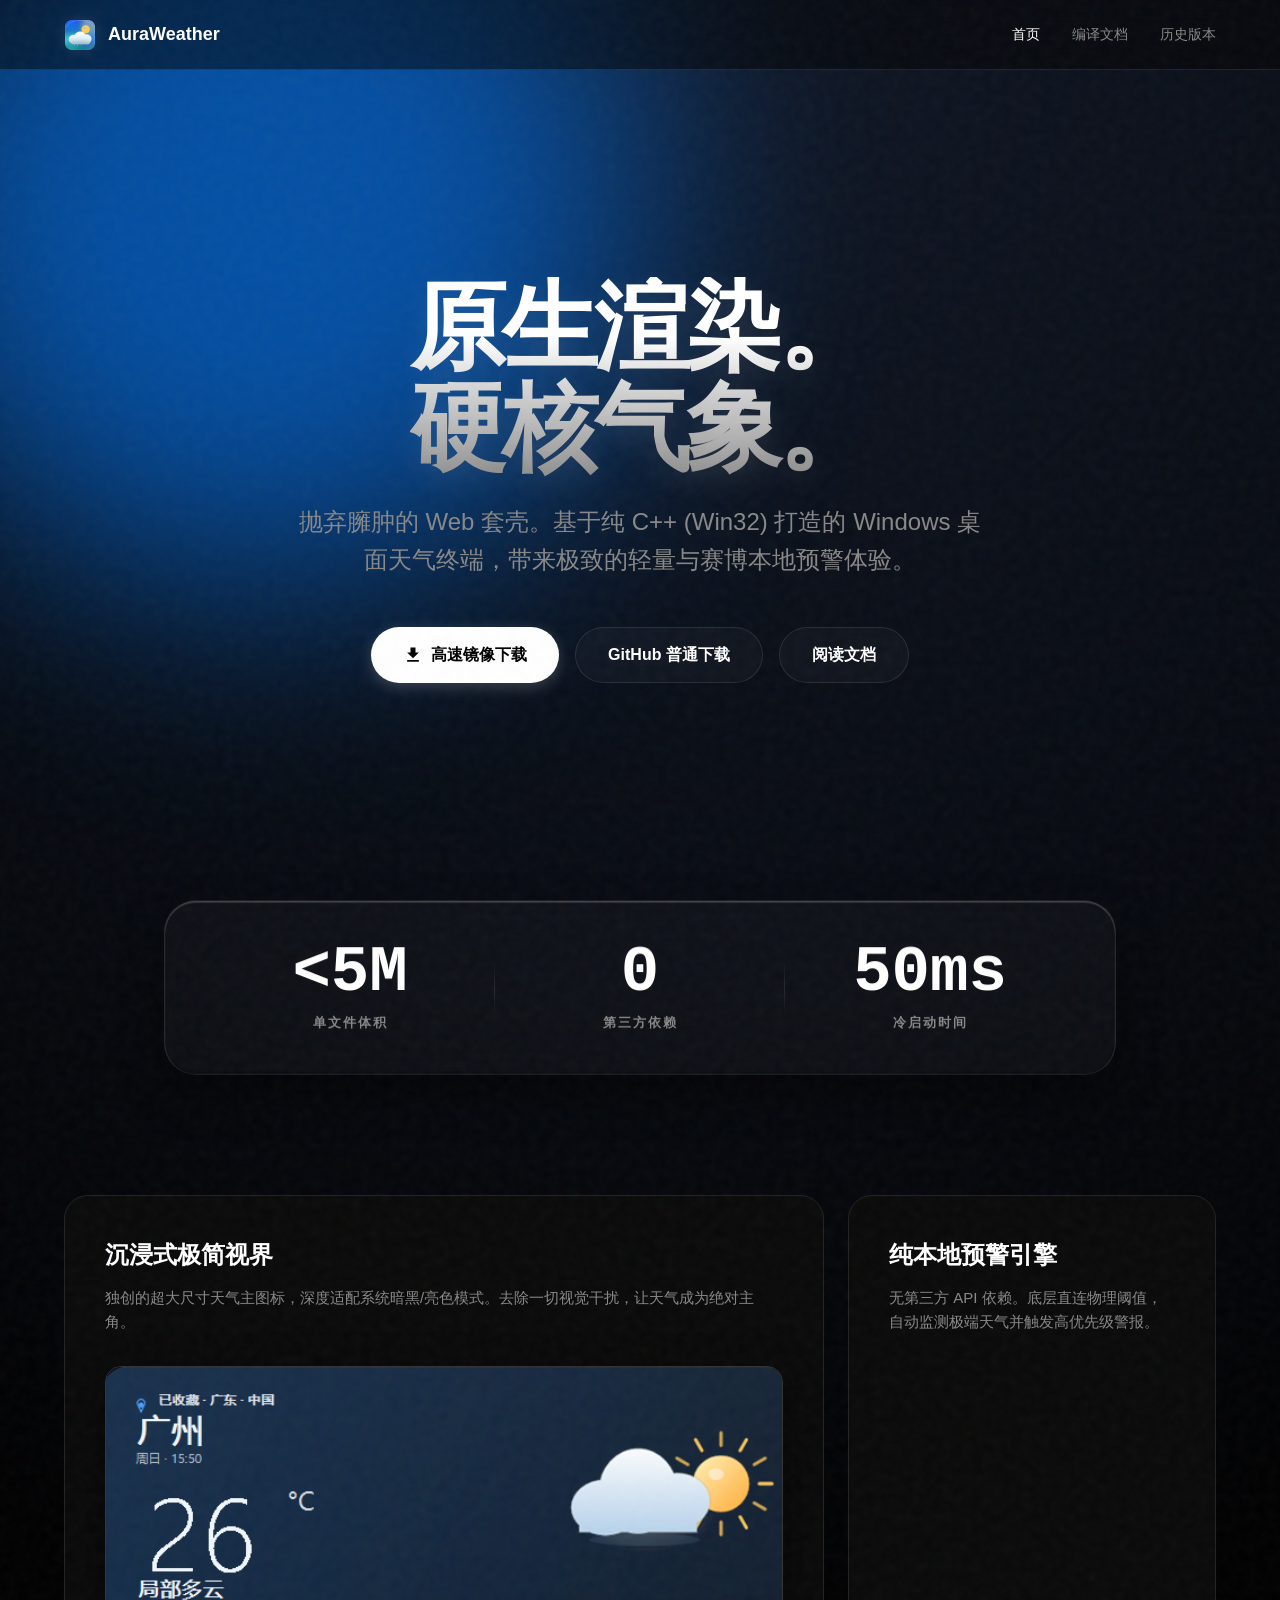
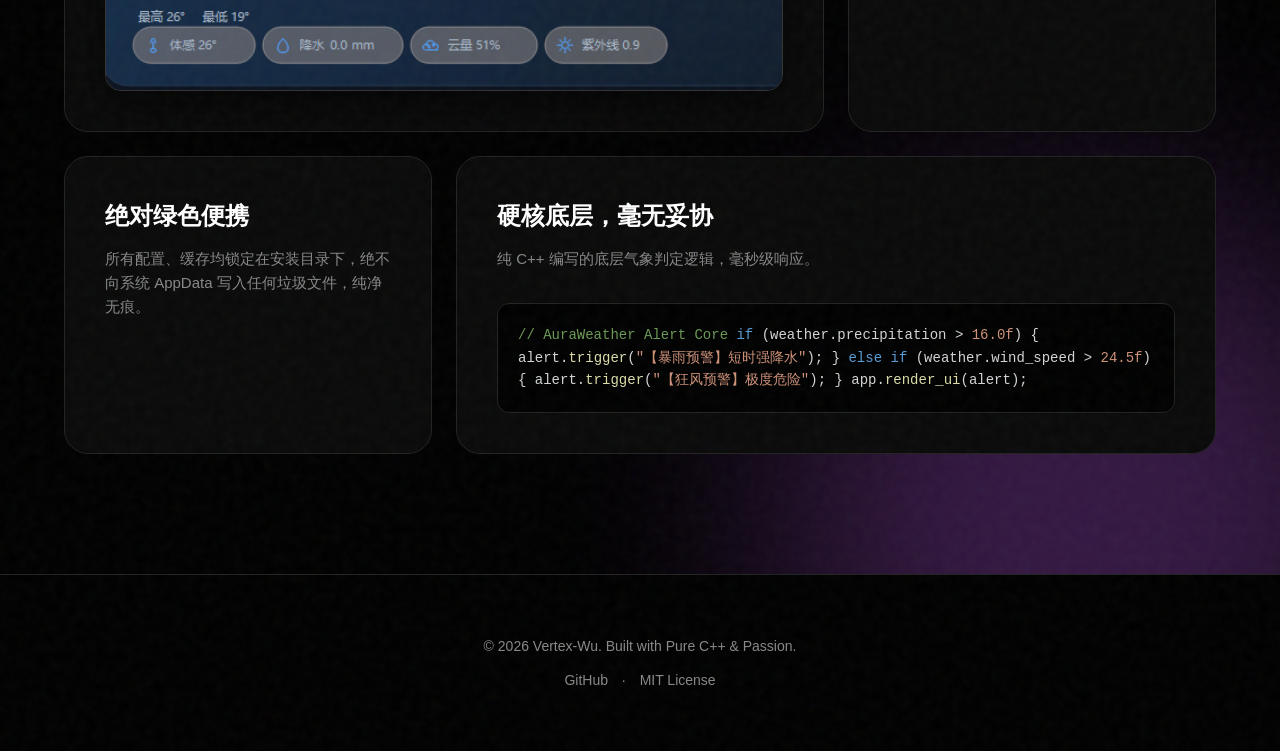
<file: index.html>
<!DOCTYPE html>
<html lang="zh-CN">
<head>
    <meta charset="UTF-8">
    <meta name="viewport" content="width=device-width, initial-scale=1.0">
    <title>AuraWeather - 原生渲染，硬核气象</title>
    <link rel="icon" type="image/png" href="logo.png">
    <style>
        :root {
            --bg: #050505;
            --text-main: #ffffff;
            --text-secondary: #a1a1aa;
            --text-muted: #888888;
            --brand-blue: #007aff;
            --brand-purple: #af52de;
            --glass-bg: rgba(255, 255, 255, 0.03);
            --glass-border: rgba(255, 255, 255, 0.1);
            --glass-highlight: rgba(255, 255, 255, 0.3);
            --font-sans: -apple-system, BlinkMacSystemFont, "SF Pro Display", "Helvetica Neue", sans-serif;
            --font-mono: "SF Mono", "Fira Code", monospace;
        }

        * { margin: 0; padding: 0; box-sizing: border-box; -webkit-font-smoothing: antialiased; }
        body { background-color: var(--bg); color: var(--text-main); font-family: var(--font-sans); line-height: 1.6; overflow-x: hidden; perspective: 1000px; }

        /* 全局噪点与极光背景 */
        body::before { content: ""; position: fixed; inset: 0; z-index: 9999; pointer-events: none; background-image: url("data:image/svg+xml,%3Csvg viewBox='0 0 200 200' xmlns='http://www.w3.org/2000/svg'%3E%3Cfilter id='noiseFilter'%3E%3CfeTurbulence type='fractalNoise' baseFrequency='0.65' numOctaves='3' stitchTiles='stitch'/%3E%3C/filter%3E%3Crect width='100%25' height='100%25' filter='url(%23noiseFilter)'/%3E%3C/svg%3E"); opacity: 0.04; }
        .fluid-bg { position: fixed; inset: 0; z-index: -1; overflow: hidden; background: radial-gradient(circle at 50% 0%, #111827 0%, #000000 70%); }
        .blob { position: absolute; border-radius: 50%; filter: blur(120px); opacity: 0.6; animation: float 20s infinite ease-in-out alternate; }
        .blob-1 { width: 60vw; height: 60vw; background: var(--brand-blue); top: -20vh; left: -10vw; }
        .blob-2 { width: 50vw; height: 50vw; background: var(--brand-purple); bottom: -10vh; right: -10vw; animation-delay: -10s; opacity: 0.3; }
        @keyframes float { 0% { transform: translate(0, 0) scale(1); } 100% { transform: translate(5%, 10%) scale(1.1); } }

        /* 导航栏 */
        nav { position: fixed; top: 0; width: 100%; height: 70px; z-index: 1000; display: flex; justify-content: center; align-items: center; background: rgba(5, 5, 5, 0.5); backdrop-filter: blur(20px); -webkit-backdrop-filter: blur(20px); border-bottom: 1px solid var(--glass-border); }
        .nav-inner { width: 100%; max-width: 1200px; padding: 0 24px; display: flex; justify-content: space-between; align-items: center; }
        .brand { display: flex; align-items: center; gap: 12px; font-size: 18px; font-weight: 700; color: #fff; text-decoration: none; }
        .brand img { width: 32px; height: 32px; border-radius: 8px; box-shadow: 0 0 15px rgba(255,255,255,0.1); }
        .nav-links { display: flex; gap: 32px; }
        .nav-links a { color: var(--text-muted); text-decoration: none; font-size: 14px; font-weight: 500; transition: color 0.3s; }
        .nav-links a:hover, .nav-links a.active { color: #fff; }

        /* 按钮系统 */
        .btn { padding: 14px 32px; border-radius: 99px; font-size: 16px; font-weight: 600; text-decoration: none; display: inline-flex; align-items: center; justify-content: center; transition: all 0.3s cubic-bezier(0.25, 1, 0.5, 1); cursor: pointer; }
        
        /* 核心修改：高速下载实色填充，普通下载玻璃描边 */
        .btn-primary { background: #fff; color: #000; box-shadow: 0 4px 15px rgba(255, 255, 255, 0.2); }
        .btn-primary:hover { transform: translateY(-2px) scale(1.02); box-shadow: 0 0 30px 5px rgba(255, 255, 255, 0.4); }
        
        .btn-glass { background: var(--glass-bg); border: 1px solid var(--glass-border); color: #fff; backdrop-filter: blur(10px); }
        .btn-glass:hover { background: rgba(255,255,255,0.1); border-color: var(--glass-highlight); }

        /* 首屏 */
        .hero { min-height: 100vh; display: flex; flex-direction: column; justify-content: center; align-items: center; text-align: center; padding: 120px 24px 60px; }
        .hero h1 { font-size: clamp(48px, 8vw, 96px); font-weight: 800; letter-spacing: -0.04em; line-height: 1.05; margin-bottom: 24px; background: linear-gradient(180deg, #fff 30%, #888 100%); -webkit-background-clip: text; background-clip: text; color: transparent; -webkit-text-fill-color: transparent; text-shadow: 0 10px 30px rgba(255,255,255,0.1); }
        .hero p { font-size: clamp(18px, 2vw, 24px); color: var(--text-muted); max-width: 700px; margin-bottom: 48px; font-weight: 400; }
        .hero-actions { display: flex; gap: 16px; flex-wrap: wrap; justify-content: center; }

        /* 液态玻璃数据面板 */
        .stats-container { max-width: 1000px; margin: 0 auto; padding: 0 24px; transform-style: preserve-3d; transform: rotateX(5deg); transition: transform 0.5s ease; }
        .stats-container:hover { transform: rotateX(0deg); }
        .stats-glass { display: grid; grid-template-columns: repeat(3, 1fr); background: var(--glass-bg); border: 1px solid var(--glass-border); border-radius: 32px; padding: 40px; backdrop-filter: blur(30px); -webkit-backdrop-filter: blur(30px); box-shadow: inset 0 1px 1px var(--glass-highlight), inset 0 -1px 1px rgba(0,0,0,0.5), 0 20px 40px rgba(0,0,0,0.5); }
        .stat-item { text-align: center; position: relative; }
        .stat-item:not(:last-child)::after { content: ''; position: absolute; right: 0; top: 20%; height: 60%; width: 1px; background: linear-gradient(to bottom, transparent, var(--glass-border), transparent); }
        .stat-value { font-size: 64px; font-weight: 800; color: #fff; line-height: 1; margin-bottom: 8px; font-family: var(--font-mono); }
        .stat-label { font-size: 13px; color: var(--text-muted); text-transform: uppercase; letter-spacing: 2px; font-weight: 600; }

        /* 特性网格 */
        .features { max-width: 1200px; margin: 120px auto; padding: 0 24px; display: grid; grid-template-columns: repeat(3, 1fr); gap: 24px; }
        .feature-card { background: #0a0a0a; border: 1px solid #222; border-radius: 24px; padding: 40px; position: relative; overflow: hidden; transition: all 0.4s ease; }
        .feature-card::before { content: ""; position: absolute; inset: -1px; border-radius: 24px; background: linear-gradient(45deg, transparent, var(--brand-blue), transparent); z-index: -1; opacity: 0; transition: opacity 0.4s ease; }
        .feature-card:hover { transform: translateY(-5px); border-color: transparent; }
        .feature-card:hover::before { opacity: 1; }
        .feature-card.wide { grid-column: span 2; }
        .feature-card h3 { font-size: 24px; font-weight: 700; color: #fff; margin-bottom: 12px; }
        .feature-card p { font-size: 15px; color: var(--text-muted); line-height: 1.6; }

        /* 内嵌 Mock */
        .mock-ui { margin-top: 32px; background: linear-gradient(135deg, #111 0%, #000 100%); border: 1px solid #333; border-radius: 16px; padding: 30px; display: flex; justify-content: space-between; align-items: center; box-shadow: inset 0 0 20px rgba(0,0,0,0.8); }
        .mock-temp { font-size: 56px; font-weight: 700; color: #fff; font-family: var(--font-mono); }
        .mock-icon { font-size: 64px; filter: drop-shadow(0 0 15px rgba(255,200,0,0.4)); }
        .mock-code { margin-top: 32px; background: #000; border: 1px solid #222; border-radius: 12px; padding: 20px; font-family: var(--font-mono); font-size: 14px; color: #d4d4d4; overflow-x: auto; }
        .c-kw { color: #569cd6; } .c-fn { color: #dcdcaa; } .c-str { color: #ce9178; } .c-cm { color: #6a9955; }

        /* 页脚 */
        footer { border-top: 1px solid #222; padding: 60px 24px; text-align: center; color: var(--text-muted); font-size: 14px; background: #000; }
        footer a { color: var(--text-muted); text-decoration: none; margin: 0 10px; transition: color 0.2s; }
        footer a:hover { color: #fff; }

        @media (max-width: 900px) {
            .nav-links { display: none; }
            .stats-glass { grid-template-columns: 1fr; gap: 40px; }
            .stat-item:not(:last-child)::after { right: 20%; width: 60%; height: 1px; top: auto; bottom: -20px; background: linear-gradient(to right, transparent, var(--glass-border), transparent); }
            .features { grid-template-columns: 1fr; }
            .feature-card.wide { grid-column: span 1; }
            .hero-actions { flex-direction: column; width: 100%; max-width: 300px; }
        }
    </style>
</head>
<body>

    <div class="fluid-bg">
        <div class="blob blob-1"></div>
        <div class="blob blob-2"></div>
    </div>

    <nav>
        <div class="nav-inner">
            <a href="index.html" class="brand">
                <img src="logo.png" alt="Logo"> AuraWeather
            </a>
            <div class="nav-links">
                <a href="index.html" class="active">首页</a>
                <a href="docs.html">编译文档</a>
                <a href="changelog.html">历史版本</a>
            </div>
        </div>
    </nav>

    <header class="hero">
        <h1>原生渲染。<br>硬核气象。</h1>
        <p>抛弃臃肿的 Web 套壳。基于纯 C++ (Win32) 打造的 Windows 桌面天气终端，带来极致的轻量与赛博本地预警体验。</p>
        
        <!-- 核心修改：高速下载在第一位，实色填充；普通下载在第二位，玻璃样式 -->
        <div class="hero-actions">
            <a href="https://ghfast.top/https://github.com/Vertex-Wu/AuraWeather/releases/latest/download/AuraWeather_Setup_v2.0.5.exe" class="btn btn-primary">
                <svg style="width:20px;height:20px;margin-right:8px;fill:currentColor;" viewBox="0 0 24 24"><path d="M19 9h-4V3H9v6H5l7 7 7-7zM5 18v2h14v-2H5z"/></svg>
                高速镜像下载
            </a>
            <a href="https://github.com/Vertex-Wu/AuraWeather/releases/latest/download/AuraWeather_Setup_v2.0.5.exe" class="btn btn-glass">
                GitHub 普通下载
            </a>
            <a href="docs.html" class="btn btn-glass">阅读文档</a>
        </div>
    </header>

    <main>
        <section class="stats-container">
            <div class="stats-glass">
                <div class="stat-item">
                    <div class="stat-value">&lt;5M</div>
                    <div class="stat-label">单文件体积</div>
                </div>
                <div class="stat-item">
                    <div class="stat-value">0</div>
                    <div class="stat-label">第三方依赖</div>
                </div>
                <div class="stat-item">
                    <div class="stat-value">50ms</div>
                    <div class="stat-label">冷启动时间</div>
                </div>
            </div>
        </section>

        <section class="features">
            <div class="feature-card wide">
                <h3>沉浸式极简视界</h3>
                <p>独创的超大尺寸天气主图标，深度适配系统暗黑/亮色模式。去除一切视觉干扰，让天气成为绝对主角。</p>
                <!-- 这里是真实截图 -->
                <div style="margin-top: 32px; border-radius: 16px; overflow: hidden; border: 1px solid #333; box-shadow: 0 15px 40px rgba(0,0,0,0.6);">
                    <img src="screenshot.png" alt="AuraWeather 真实截图" style="width: 100%; height: auto; display: block;">
                </div>
            </div>
            
            <div class="feature-card">
                <h3>纯本地预警引擎</h3>
                <p>无第三方 API 依赖。底层直连物理阈值，自动监测极端天气并触发高优先级警报。</p>
            </div>

            <div class="feature-card">
                <h3>绝对绿色便携</h3>
                <p>所有配置、缓存均锁定在安装目录下，绝不向系统 AppData 写入任何垃圾文件，纯净无痕。</p>
            </div>

            <div class="feature-card wide">
                <h3>硬核底层，毫无妥协</h3>
                <p>纯 C++ 编写的底层气象判定逻辑，毫秒级响应。</p>
                <div class="mock-code">
<span class="c-cm">// AuraWeather Alert Core</span>
<span class="c-kw">if</span> (weather.precipitation > <span class="c-str">16.0f</span>) {
    alert.<span class="c-fn">trigger</span>(<span class="c-str">"【暴雨预警】短时强降水"</span>);
} <span class="c-kw">else if</span> (weather.wind_speed > <span class="c-str">24.5f</span>) {
    alert.<span class="c-fn">trigger</span>(<span class="c-str">"【狂风预警】极度危险"</span>);
}
app.<span class="c-fn">render_ui</span>(alert);
                </div>
            </div>
        </section>
    </main>

    <footer>
        <div>&copy; 2026 Vertex-Wu. Built with Pure C++ & Passion.</div>
        <div style="margin-top: 12px;">
            <a href="https://github.com/Vertex-Wu/AuraWeather">GitHub</a>
            <span>·</span>
            <a href="https://github.com/Vertex-Wu/AuraWeather/blob/main/LICENSE">MIT License</a>
        </div>
    </footer>

</body>
</html>
</file>
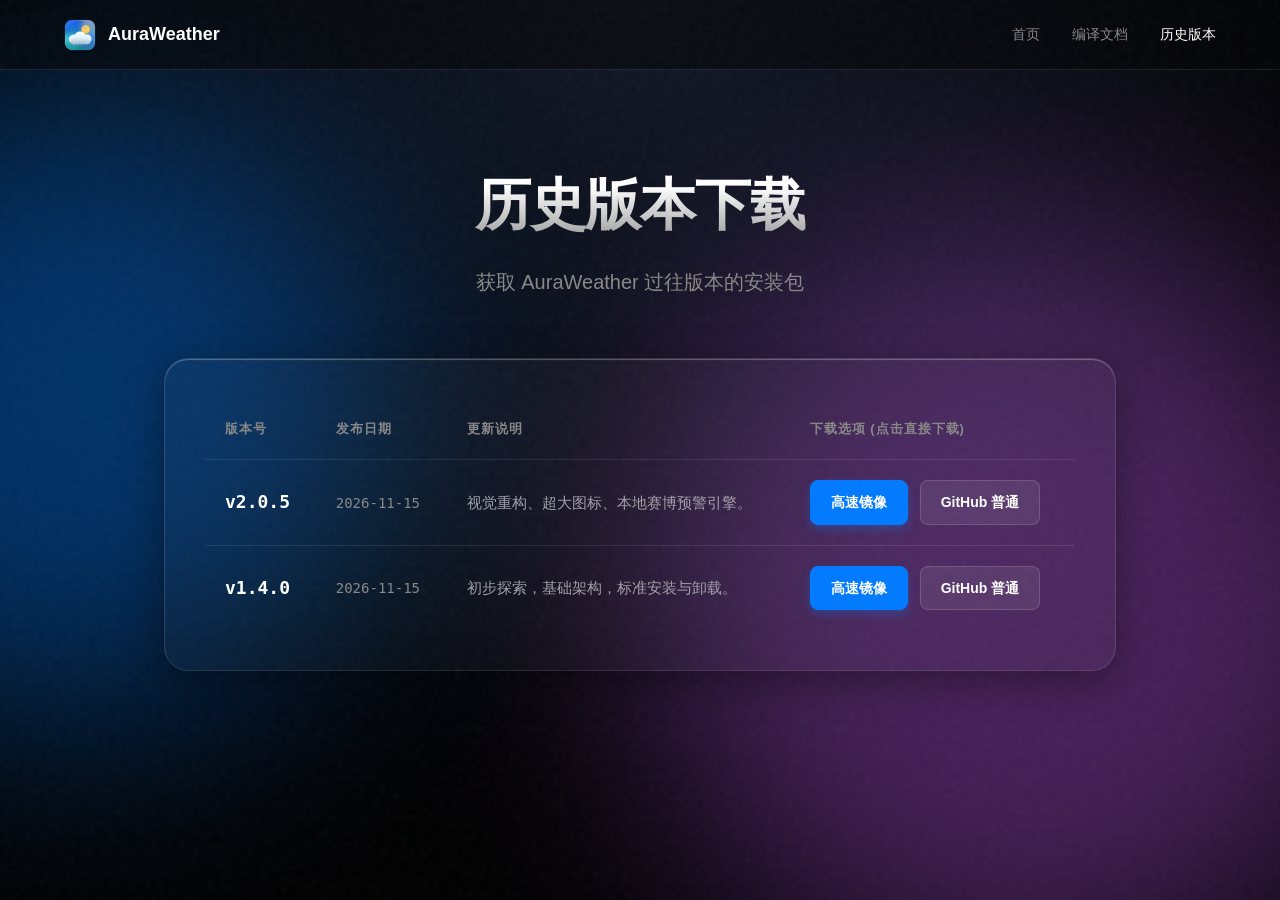
<file: changelog.html>
<!DOCTYPE html>
<html lang="zh-CN">
<head>
    <meta charset="UTF-8">
    <meta name="viewport" content="width=device-width, initial-scale=1.0">
    <title>历史版本 - AuraWeather</title>
    <link rel="icon" type="image/png" href="logo.png">
    <style>
        :root {
            --bg: #050505;
            --text-main: #ffffff;
            --text-secondary: #a1a1aa;
            --text-muted: #888888;
            --brand-blue: #007aff;
            --brand-purple: #af52de;
            --glass-bg: rgba(255, 255, 255, 0.03);
            --glass-border: rgba(255, 255, 255, 0.1);
            --glass-highlight: rgba(255, 255, 255, 0.3);
            --font-sans: -apple-system, BlinkMacSystemFont, "SF Pro Display", "Helvetica Neue", sans-serif;
            --font-mono: "SF Mono", "Fira Code", monospace;
        }
        * { margin: 0; padding: 0; box-sizing: border-box; -webkit-font-smoothing: antialiased; }
        
        body { background-color: var(--bg); color: var(--text-main); font-family: var(--font-sans); line-height: 1.6; overflow-x: hidden; }
        
        /* 全局噪点与极光 */
        body::before { content: ""; position: fixed; inset: 0; z-index: 9999; pointer-events: none; background-image: url("data:image/svg+xml,%3Csvg viewBox='0 0 200 200' xmlns='http://www.w3.org/2000/svg'%3E%3Cfilter id='noiseFilter'%3E%3CfeTurbulence type='fractalNoise' baseFrequency='0.65' numOctaves='3' stitchTiles='stitch'/%3E%3C/filter%3E%3Crect width='100%25' height='100%25' filter='url(%23noiseFilter)'/%3E%3C/svg%3E"); opacity: 0.04; }
        .fluid-bg { position: fixed; inset: 0; z-index: -1; background: radial-gradient(circle at 50% 0%, #111827 0%, #000 70%); }
        .blob { position: absolute; border-radius: 50%; filter: blur(120px); opacity: 0.4; animation: float 20s infinite alternate; }
        .blob-1 { width: 50vw; height: 50vw; background: var(--brand-blue); top: 10vh; left: -20vw; }
        .blob-2 { width: 60vw; height: 60vw; background: var(--brand-purple); bottom: -10vh; right: -10vw; animation-delay: -5s; }
        @keyframes float { 100% { transform: translate(5%, 10%) scale(1.1); } }

        /* 导航栏 */
        nav { position: fixed; top: 0; width: 100%; height: 70px; z-index: 1000; display: flex; justify-content: center; align-items: center; background: rgba(5, 5, 5, 0.5); backdrop-filter: blur(20px); border-bottom: 1px solid var(--glass-border); }
        .nav-inner { width: 100%; max-width: 1200px; padding: 0 24px; display: flex; justify-content: space-between; align-items: center; }
        .brand { display: flex; align-items: center; gap: 12px; font-size: 18px; font-weight: 700; color: #fff; text-decoration: none; }
        .brand img { width: 32px; height: 32px; border-radius: 8px; }
        .nav-links { display: flex; gap: 32px; }
        .nav-links a { color: var(--text-muted); text-decoration: none; font-size: 14px; font-weight: 500; transition: color 0.3s; }
        .nav-links a:hover, .nav-links a.active { color: #fff; }

        /* 头部 */
        .header { text-align: center; padding: 160px 24px 60px; }
        .header h1 { font-size: 56px; font-weight: 800; letter-spacing: -0.02em; margin-bottom: 16px; background: linear-gradient(180deg, #fff 30%, #888 100%); -webkit-background-clip: text; -webkit-text-fill-color: transparent; }
        .header p { font-size: 20px; color: var(--text-muted); }

        /* 表格容器 */
        .table-container { max-width: 1000px; margin: 0 auto 120px; padding: 0 24px; }
        .glass-panel { background: var(--glass-bg); border: 1px solid var(--glass-border); border-radius: 24px; padding: 40px; backdrop-filter: blur(20px); box-shadow: inset 0 1px 1px var(--glass-highlight), 0 10px 40px rgba(0,0,0,0.4); overflow-x: auto; }

        /* 表格样式 */
        table { width: 100%; border-collapse: collapse; min-width: 700px; }
        th, td { padding: 20px; text-align: left; border-bottom: 1px solid var(--glass-border); }
        th { color: var(--text-muted); font-size: 13px; font-weight: 600; text-transform: uppercase; letter-spacing: 1px; }
        td { font-size: 15px; }
        tr:last-child td { border-bottom: none; }
        tr:hover { background: rgba(255, 255, 255, 0.02); }
        
        .version-tag { font-family: "SF Mono", monospace; font-weight: 700; font-size: 18px; color: #fff; }
        .date-text { color: var(--text-muted); font-size: 14px; font-family: "SF Mono", monospace; }
        .desc-text { color: var(--text-secondary); }

        /* 下载按钮组 */
        .download-actions { display: flex; gap: 12px; }
        .btn-sm { display: inline-flex; align-items: center; justify-content: center; padding: 10px 20px; border-radius: 8px; font-size: 14px; font-weight: 600; text-decoration: none; transition: all 0.2s; cursor: pointer; }
        
        /* 核心修改：高速用实色蓝底，普通用暗色底 */
        .btn-fast { background: var(--brand-blue); color: #fff; border: 1px solid var(--brand-blue); box-shadow: 0 4px 10px rgba(0, 122, 255, 0.3); }
        .btn-fast:hover { background: #0066d6; box-shadow: 0 0 15px rgba(0, 122, 255, 0.5); }
        
        .btn-normal { background: rgba(255,255,255,0.08); color: #fff; border: 1px solid rgba(255,255,255,0.15); }
        .btn-normal:hover { background: rgba(255,255,255,0.15); }

        @media (max-width: 900px) {
            .nav-links { display: none; }
            .header h1 { font-size: 40px; }
            .glass-panel { padding: 20px; }
            .download-actions { flex-direction: column; }
            .btn-sm { width: 100%; }
        }
    </style>
</head>
<body>
    <div class="fluid-bg"><div class="blob blob-1"></div><div class="blob blob-2"></div></div>

    <nav>
        <div class="nav-inner">
            <a href="index.html" class="brand"><img src="logo.png" alt="Logo"> AuraWeather</a>
            <div class="nav-links">
                <a href="index.html">首页</a>
                <a href="docs.html">编译文档</a>
                <a href="changelog.html" class="active">历史版本</a>
            </div>
        </div>
    </nav>

    <header class="header">
        <h1>历史版本下载</h1>
        <p>获取 AuraWeather 过往版本的安装包</p>
    </header>

    <main class="table-container">
        <div class="glass-panel">
            <table>
                <thead>
                    <tr>
                        <th>版本号</th>
                        <th>发布日期</th>
                        <th>更新说明</th>
                        <th>下载选项 (点击直接下载)</th>
                    </tr>
                </thead>
                <tbody>
                    <!-- v2.0.5 最新版 -->
                    <tr>
                        <td><span class="version-tag">v2.0.5</span></td>
                        <td><span class="date-text">2026-11-15</span></td>
                        <td><span class="desc-text">视觉重构、超大图标、本地赛博预警引擎。</span></td>
                        <td>
                            <!-- 高速在第一位，普通在第二位 -->
                            <div class="download-actions">
                                <a href="https://ghfast.top/https://github.com/Vertex-Wu/AuraWeather/releases/download/v2.0.5/AuraWeather_Setup_v2.0.5.exe" class="btn-sm btn-fast">高速镜像</a>
                                <a href="https://github.com/Vertex-Wu/AuraWeather/releases/download/v2.0.5/AuraWeather_Setup_v2.0.5.exe" class="btn-sm btn-normal">GitHub 普通</a>
                            </div>
                        </td>
                    </tr>
                    
                    <!-- v1.4.0 历史版 -->
                    <tr>
                        <td><span class="version-tag">v1.4.0</span></td>
                        <td><span class="date-text">2026-11-15</span></td>
                        <td><span class="desc-text">初步探索，基础架构，标准安装与卸载。</span></td>
                        <td>
                            <div class="download-actions">
                                <a href="https://ghfast.top/https://github.com/Vertex-Wu/AuraWeather/releases/download/v1.4.0/AuraWeather_Setup_v1.4.0.exe" class="btn-sm btn-fast">高速镜像</a>
                                <a href="https://github.com/Vertex-Wu/AuraWeather/releases/download/v1.4.0/AuraWeather_Setup_v1.4.0.exe" class="btn-sm btn-normal">GitHub 普通</a>
                            </div>
                        </td>
                    </tr>
                </tbody>
            </table>
        </div>
    </main>
</body>
</html>
</file>
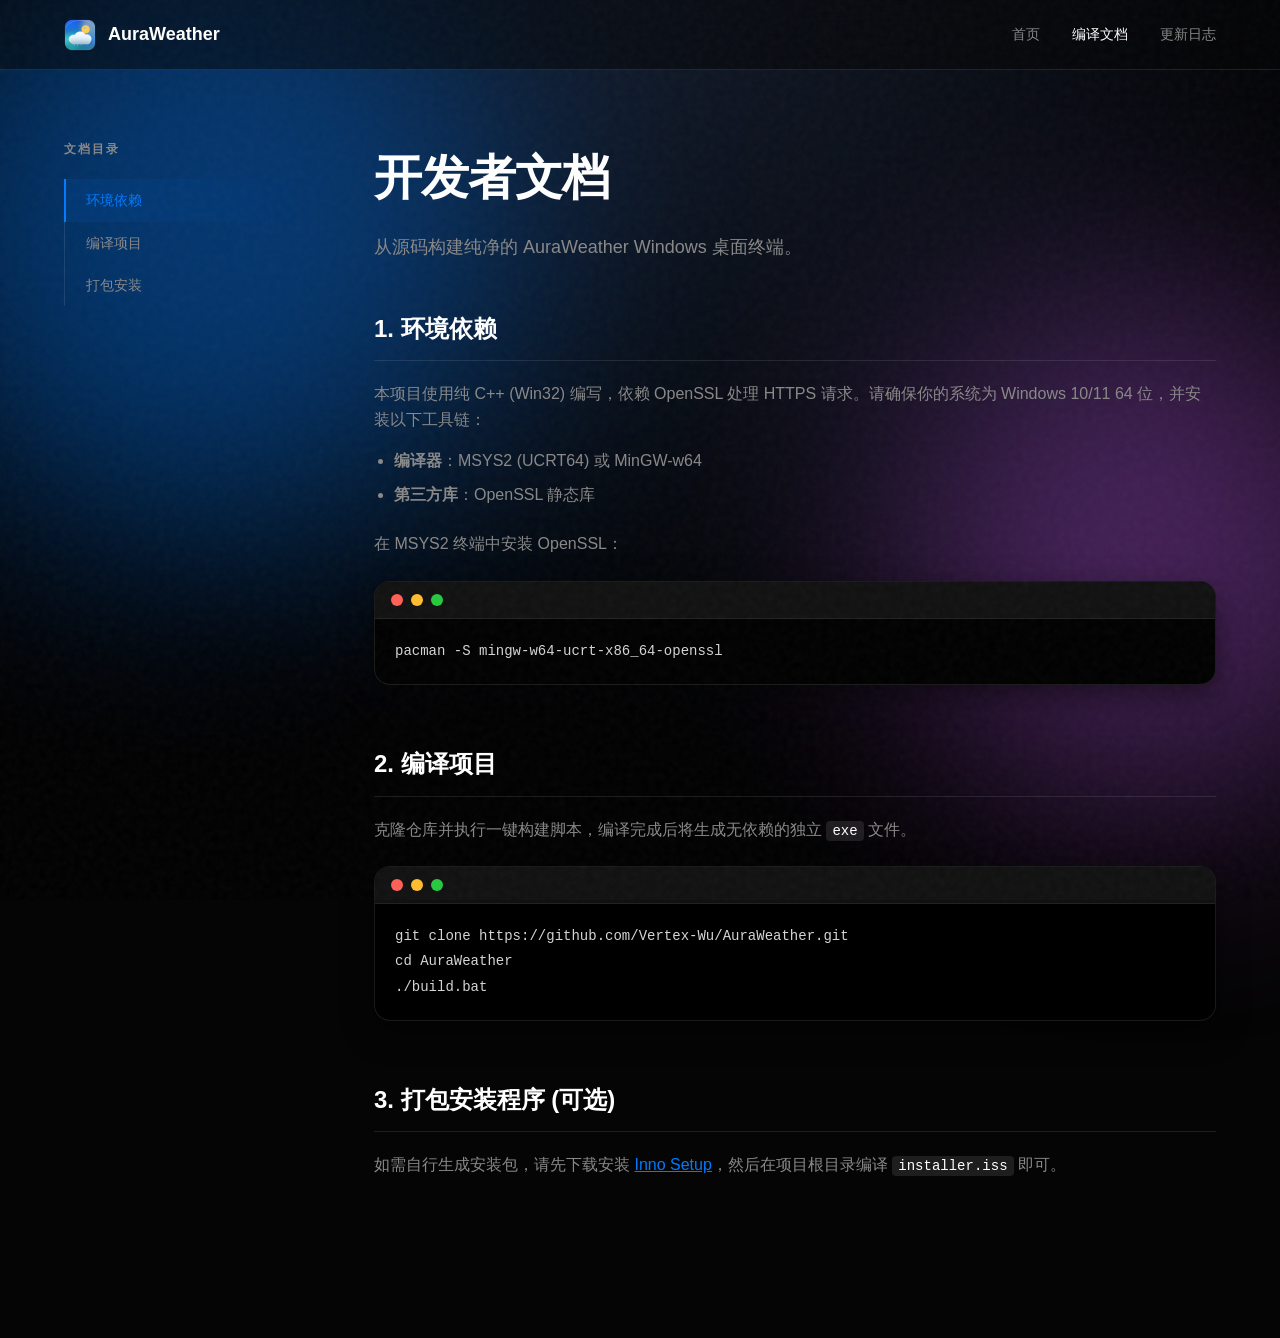
<file: docs.html>
<!DOCTYPE html>
<html lang="zh-CN">
<head>
    <meta charset="UTF-8">
    <meta name="viewport" content="width=device-width, initial-scale=1.0">
    <title>编译文档 - AuraWeather</title>
    <link rel="icon" type="image/png" href="logo.png">
    <style>
        :root {
            --bg: #050505;
            --text-main: #ffffff;
            --text-muted: #888888;
            --brand-blue: #007aff;
            --brand-purple: #af52de;
            --glass-bg: rgba(255, 255, 255, 0.03);
            --glass-border: rgba(255, 255, 255, 0.1);
            --glass-highlight: rgba(255, 255, 255, 0.3);
            --font-sans: -apple-system, BlinkMacSystemFont, "SF Pro Display", "Helvetica Neue", sans-serif;
            --font-mono: "SF Mono", "Fira Code", monospace;
        }
        * { margin: 0; padding: 0; box-sizing: border-box; -webkit-font-smoothing: antialiased; }
        
        body {
            background-color: var(--bg); color: var(--text-main);
            font-family: var(--font-sans); line-height: 1.6; overflow-x: hidden;
        }
        /* 全局噪点与极光 */
        body::before {
            content: ""; position: fixed; inset: 0; z-index: 9999; pointer-events: none;
            background-image: url("data:image/svg+xml,%3Csvg viewBox='0 0 200 200' xmlns='http://www.w3.org/2000/svg'%3E%3Cfilter id='noiseFilter'%3E%3CfeTurbulence type='fractalNoise' baseFrequency='0.65' numOctaves='3' stitchTiles='stitch'/%3E%3C/filter%3E%3Crect width='100%25' height='100%25' filter='url(%23noiseFilter)'/%3E%3C/svg%3E");
            opacity: 0.04;
        }
        .fluid-bg { position: fixed; inset: 0; z-index: -1; background: radial-gradient(circle at 50% 0%, #111827 0%, #000 70%); }
        .blob { position: absolute; border-radius: 50%; filter: blur(120px); opacity: 0.4; animation: float 20s infinite alternate; }
        .blob-1 { width: 50vw; height: 50vw; background: var(--brand-blue); top: -10vh; left: -10vw; }
        .blob-2 { width: 40vw; height: 40vw; background: var(--brand-purple); bottom: 10vh; right: -10vw; animation-delay: -10s; }
        @keyframes float { 100% { transform: translate(5%, 10%) scale(1.1); } }

        /* 导航栏 */
        nav {
            position: fixed; top: 0; width: 100%; height: 70px; z-index: 1000;
            display: flex; justify-content: center; align-items: center;
            background: rgba(5, 5, 5, 0.5); backdrop-filter: blur(20px); border-bottom: 1px solid var(--glass-border);
        }
        .nav-inner { width: 100%; max-width: 1200px; padding: 0 24px; display: flex; justify-content: space-between; align-items: center; }
        .brand { display: flex; align-items: center; gap: 12px; font-size: 18px; font-weight: 700; color: #fff; text-decoration: none; }
        .brand img { width: 32px; height: 32px; border-radius: 8px; }
        .nav-links { display: flex; gap: 32px; }
        .nav-links a { color: var(--text-muted); text-decoration: none; font-size: 14px; font-weight: 500; transition: color 0.3s; }
        .nav-links a:hover, .nav-links a.active { color: #fff; }

        /* 文档布局 */
        .docs-layout { max-width: 1200px; margin: 140px auto 100px; padding: 0 24px; display: flex; gap: 60px; }
        .sidebar { width: 250px; position: sticky; top: 100px; height: max-content; }
        .sidebar h4 { font-size: 12px; color: var(--text-muted); text-transform: uppercase; letter-spacing: 2px; margin-bottom: 20px; }
        .sidebar ul { list-style: none; border-left: 1px solid var(--glass-border); }
        .sidebar li a {
            display: block; padding: 10px 20px; color: var(--text-muted); text-decoration: none;
            font-size: 14px; border-left: 2px solid transparent; margin-left: -1px; transition: all 0.3s;
        }
        .sidebar li a:hover { color: #fff; }
        .sidebar li a.active { color: var(--brand-blue); border-left-color: var(--brand-blue); background: linear-gradient(90deg, rgba(0,122,255,0.1) 0%, transparent 100%); }

        /* 正文内容 */
        .content { flex: 1; min-width: 0; }
        .content h1 { font-size: 48px; font-weight: 800; margin-bottom: 16px; letter-spacing: -0.02em; }
        .content > p { font-size: 18px; color: var(--text-muted); margin-bottom: 48px; }
        
        .doc-section { margin-bottom: 60px; scroll-margin-top: 100px; }
        .doc-section h2 { font-size: 24px; font-weight: 700; color: #fff; margin-bottom: 20px; padding-bottom: 12px; border-bottom: 1px solid var(--glass-border); }
        .doc-section p { color: var(--text-muted); margin-bottom: 16px; font-size: 16px; }
        .doc-section ul { padding-left: 20px; color: var(--text-muted); margin-bottom: 24px; }
        .doc-section li { margin-bottom: 8px; }
        
        code { background: rgba(255,255,255,0.1); padding: 2px 6px; border-radius: 4px; font-family: var(--font-mono); font-size: 14px; color: #fff; }
        
        /* 终端代码块 */
        .terminal {
            background: #000; border: 1px solid var(--glass-border); border-radius: 16px;
            overflow: hidden; margin: 24px 0; box-shadow: 0 10px 30px rgba(0,0,0,0.5);
        }
        .term-head { background: #111; padding: 12px 16px; display: flex; gap: 8px; border-bottom: 1px solid #222; }
        .term-dot { width: 12px; height: 12px; border-radius: 50%; }
        .term-body { padding: 20px; font-family: var(--font-mono); font-size: 14px; color: #d4d4d4; line-height: 1.8; }

        @media (max-width: 900px) {
            .nav-links { display: none; }
            .docs-layout { flex-direction: column; }
            .sidebar { display: none; }
            .content h1 { font-size: 36px; }
        }
    </style>
</head>
<body>
    <div class="fluid-bg"><div class="blob blob-1"></div><div class="blob blob-2"></div></div>

    <nav>
        <div class="nav-inner">
            <a href="index.html" class="brand"><img src="logo.png" alt="Logo"> AuraWeather</a>
            <div class="nav-links">
                <a href="index.html">首页</a>
                <a href="docs.html" class="active">编译文档</a>
                <a href="changelog.html">更新日志</a>
            </div>
        </div>
    </nav>

    <div class="docs-layout">
        <aside class="sidebar">
            <h4>文档目录</h4>
            <ul>
                <li><a href="#env" class="active">环境依赖</a></li>
                <li><a href="#compile">编译项目</a></li>
                <li><a href="#package">打包安装</a></li>
            </ul>
        </aside>

        <main class="content">
            <h1>开发者文档</h1>
            <p>从源码构建纯净的 AuraWeather Windows 桌面终端。</p>

            <section class="doc-section" id="env">
                <h2>1. 环境依赖</h2>
                <p>本项目使用纯 C++ (Win32) 编写，依赖 OpenSSL 处理 HTTPS 请求。请确保你的系统为 Windows 10/11 64 位，并安装以下工具链：</p>
                <ul>
                    <li><strong>编译器</strong>：MSYS2 (UCRT64) 或 MinGW-w64</li>
                    <li><strong>第三方库</strong>：OpenSSL 静态库</li>
                </ul>
                <p>在 MSYS2 终端中安装 OpenSSL：</p>
                <div class="terminal">
                    <div class="term-head">
                        <div class="term-dot" style="background: #ff5f56;"></div>
                        <div class="term-dot" style="background: #ffbd2e;"></div>
                        <div class="term-dot" style="background: #27c93f;"></div>
                    </div>
                    <div class="term-body">pacman -S mingw-w64-ucrt-x86_64-openssl</div>
                </div>
            </section>

            <section class="doc-section" id="compile">
                <h2>2. 编译项目</h2>
                <p>克隆仓库并执行一键构建脚本，编译完成后将生成无依赖的独立 <code>exe</code> 文件。</p>
                <div class="terminal">
                    <div class="term-head">
                        <div class="term-dot" style="background: #ff5f56;"></div>
                        <div class="term-dot" style="background: #ffbd2e;"></div>
                        <div class="term-dot" style="background: #27c93f;"></div>
                    </div>
                    <div class="term-body">
git clone https://github.com/Vertex-Wu/AuraWeather.git<br>
cd AuraWeather<br>
./build.bat
                    </div>
                </div>
            </section>

            <section class="doc-section" id="package">
                <h2>3. 打包安装程序 (可选)</h2>
                <p>如需自行生成安装包，请先下载安装 <a href="https://jrsoftware.org/isinfo.php" target="_blank" style="color:var(--brand-blue);">Inno Setup</a>，然后在项目根目录编译 <code>installer.iss</code> 即可。</p>
            </section>
        </main>
    </div>
</body>
</html>
</file>
